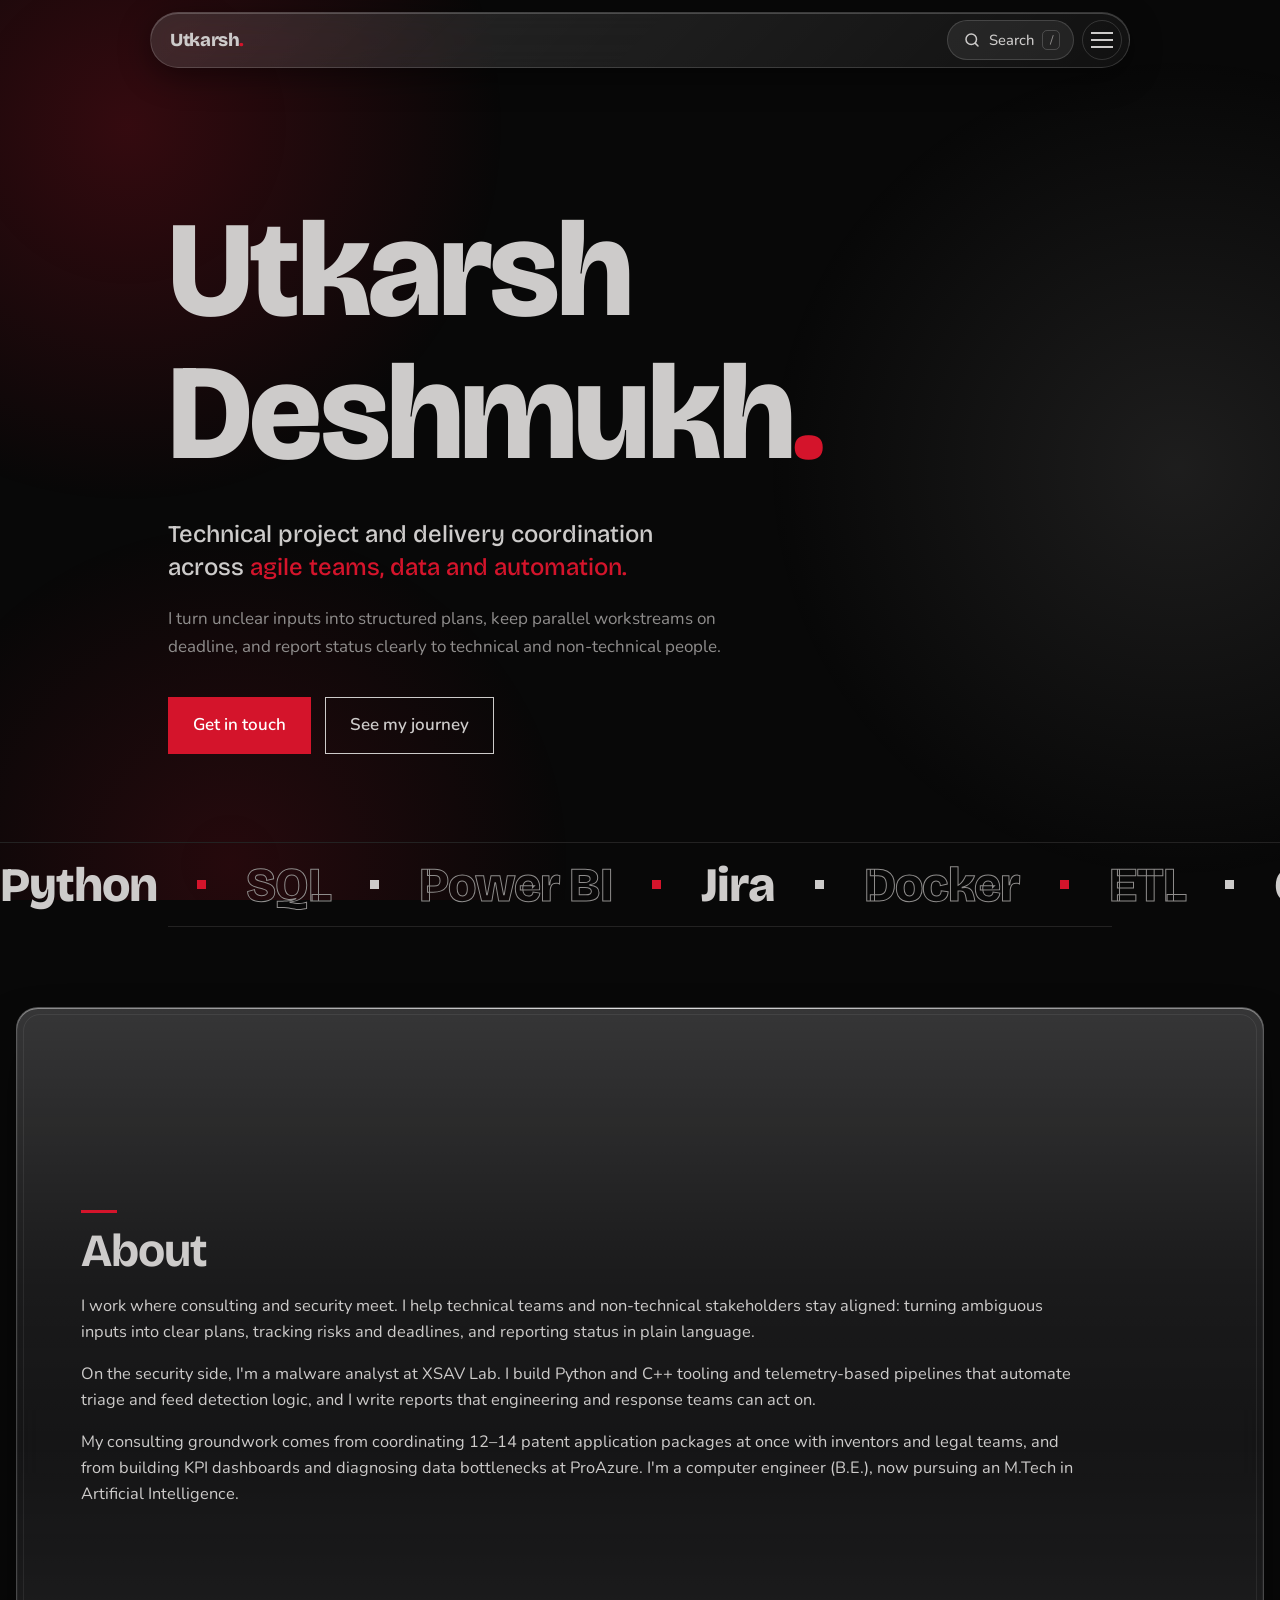
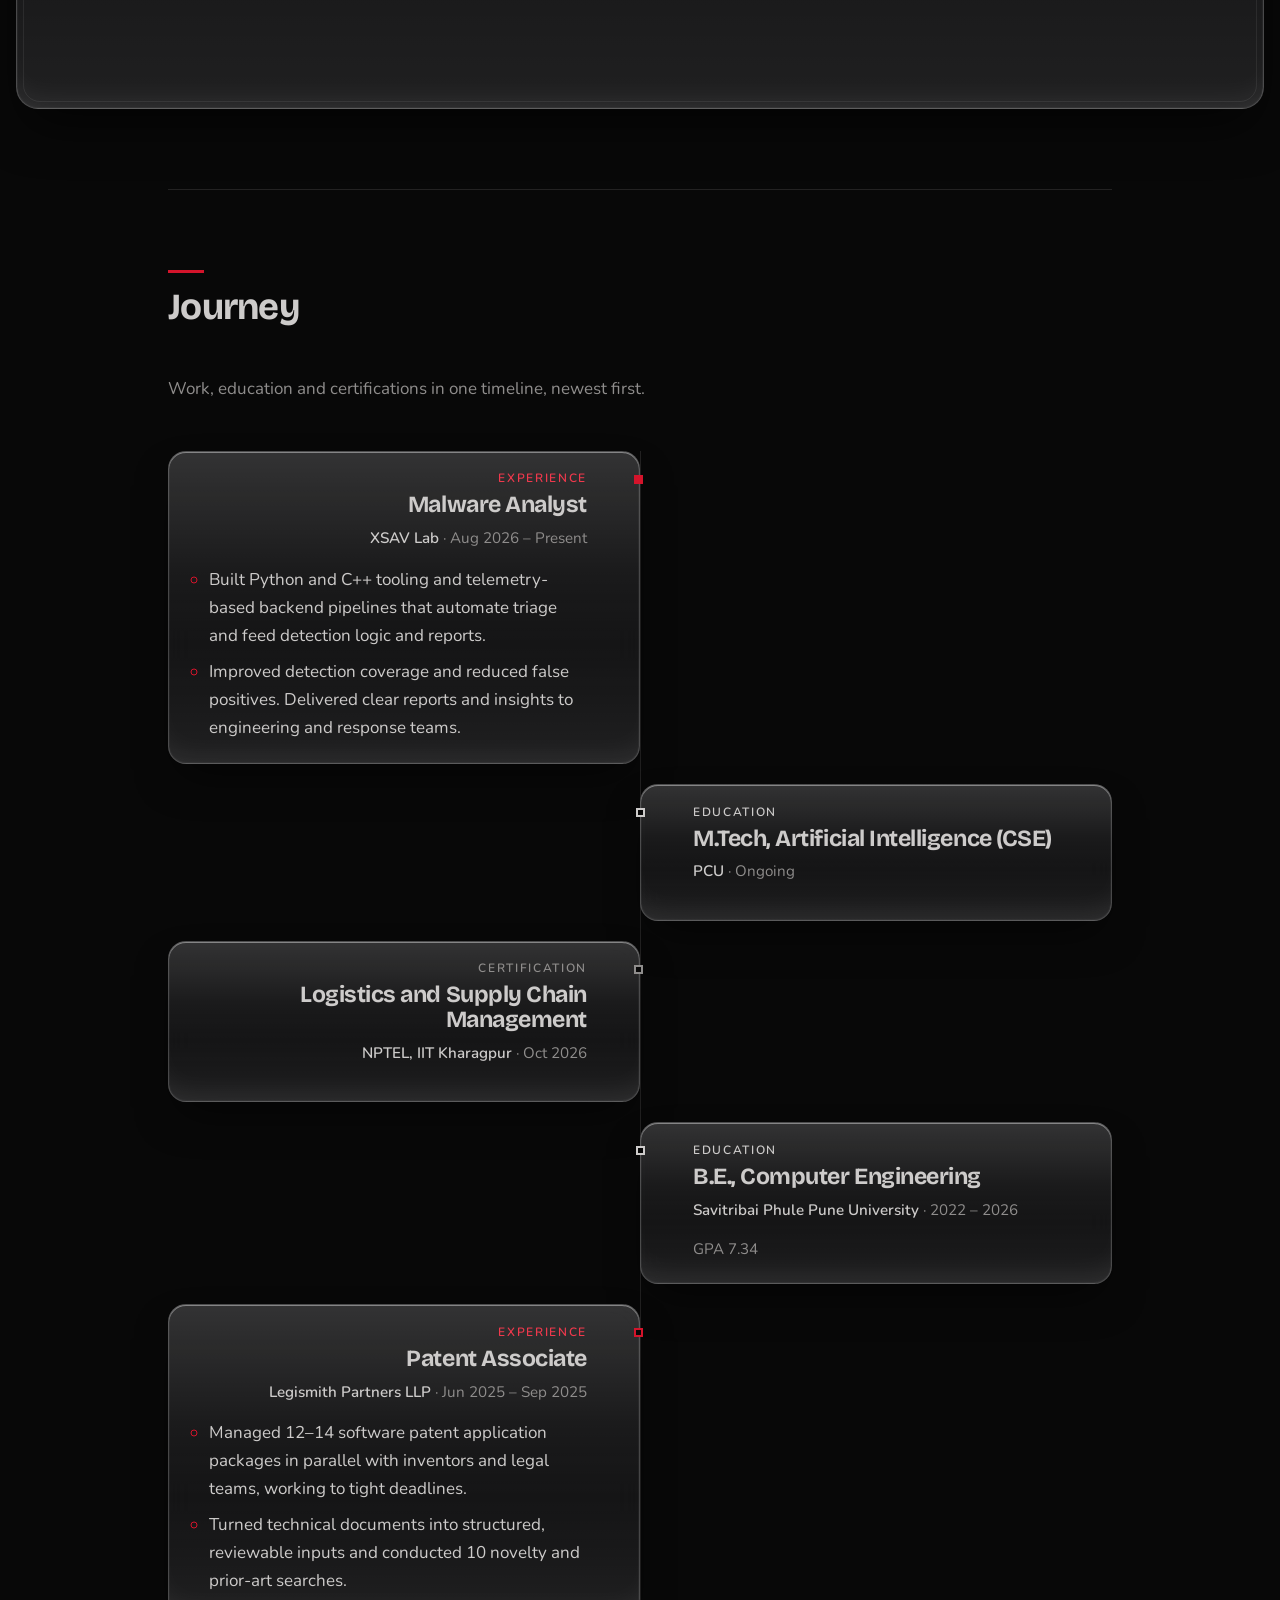
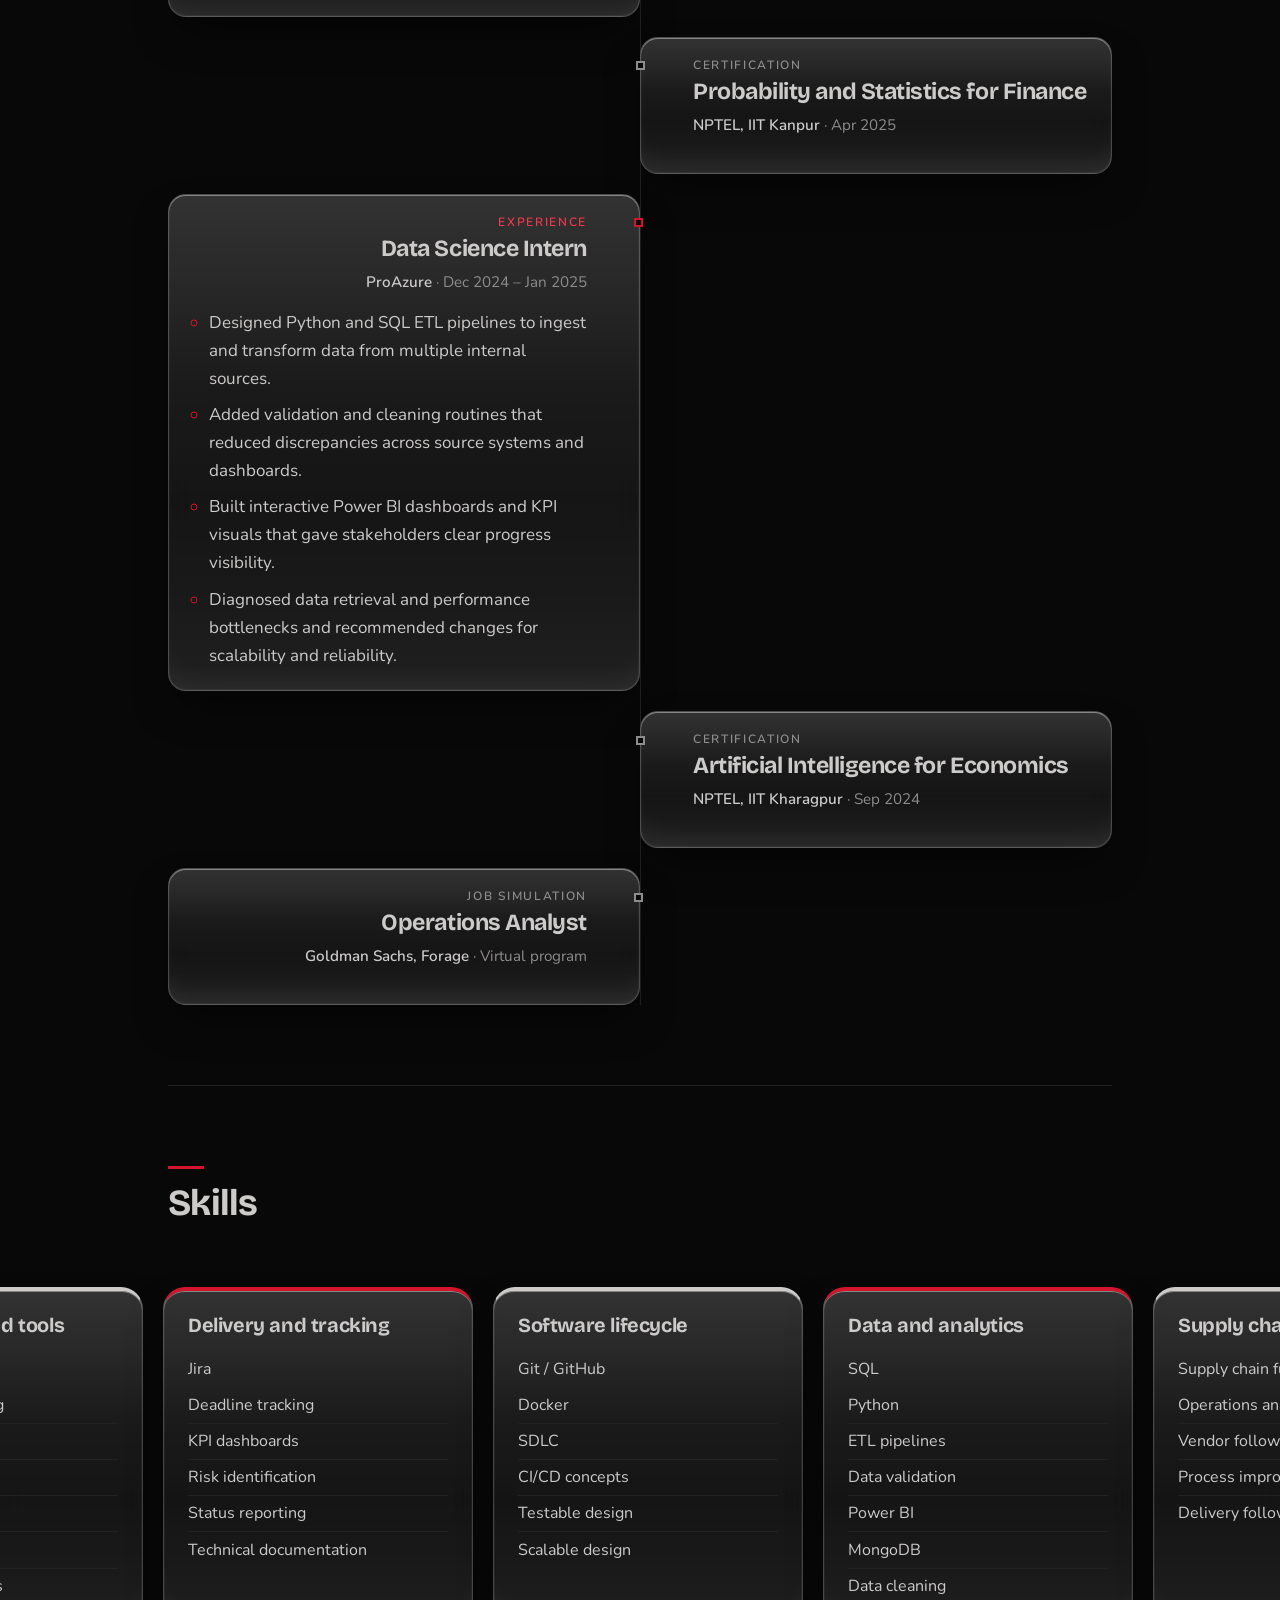
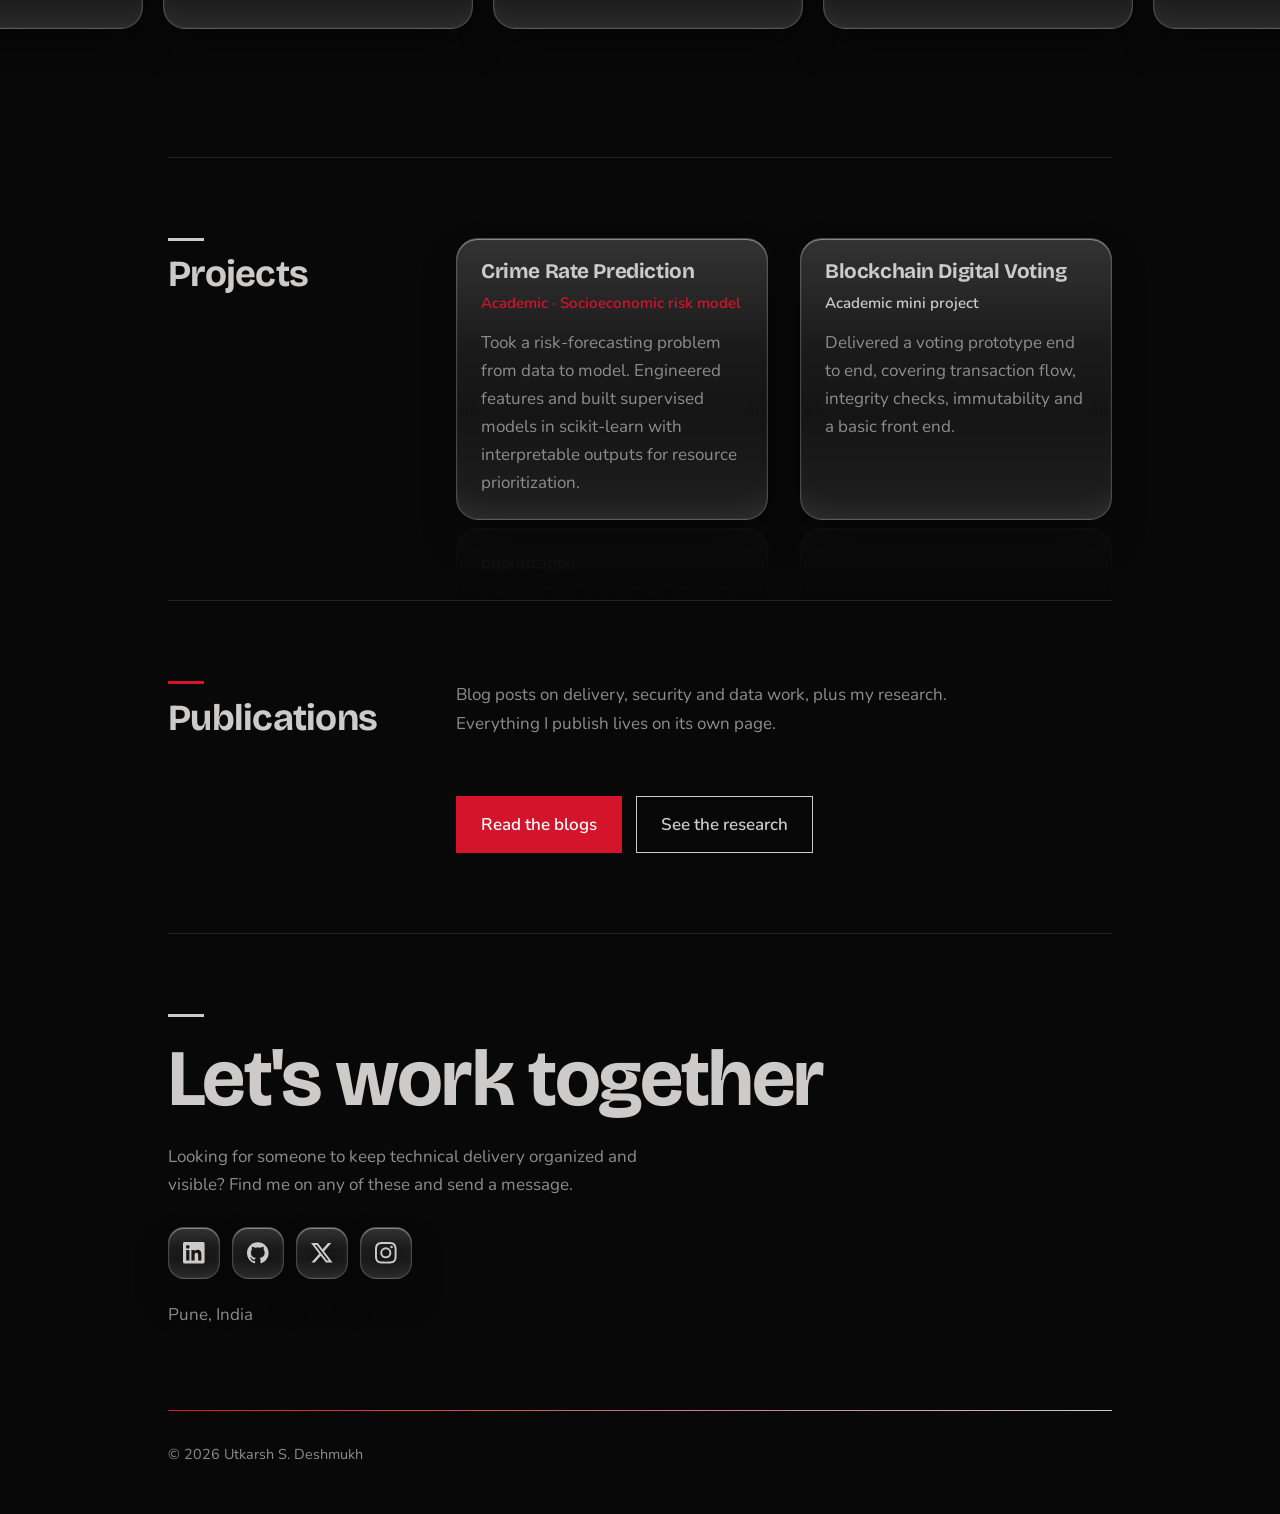
<file: index.html>
<!DOCTYPE html>
<html lang="en">
<head>
<meta charset="utf-8">
<meta name="viewport" content="width=device-width, initial-scale=1, viewport-fit=cover">
<title>Utkarsh Deshmukh – Technical Project & Delivery Coordination</title>
<link rel="preload" as="image" href="cover.webp" type="image/webp">
<link rel="preconnect" href="https://fonts.googleapis.com">
<link rel="stylesheet" href="https://fonts.googleapis.com/css2?family=Bricolage+Grotesque:wght@500;700;800&family=Nunito:wght@400;500;600;700&family=Noto+Serif+Devanagari:wght@500;700&display=swap">
<link rel="stylesheet" href="style.css">
</head>
<body>
<div class="curtain" aria-hidden="true"><p class="q" lang="sa">यथा अदृश्यानि मूलानि वृक्षं धारयन्ति,<br>तथा सुरक्षा दृश्यं सर्वं धारयति।</p><span>Utkarsh Deshmukh<i>.</i></span></div>
<div class="prog" aria-hidden="true"></div>
<div class="wrap">
  <header class="bar">
    <div class="gnav">
      <a class="mark" href="#top">Utkarsh<i>.</i></a>
      <nav id="menu" aria-label="Main"><a href="#about">About</a><a href="#journey">Journey</a><a href="#skills">Skills</a><a href="#work">Projects</a><a href="publications.html">Publications</a><a href="#contact">Contact</a></nav>
      <button class="gs-btn" type="button" aria-label="Search this site" aria-expanded="false" aria-controls="gsearch"><svg viewBox="0 0 24 24" width="18" height="18" fill="none" stroke="currentColor" stroke-width="2" stroke-linecap="round" aria-hidden="true"><circle cx="11" cy="11" r="7"/><path d="m20 20-3.5-3.5"/></svg><span>Search</span><kbd>/</kbd></button>
      <button class="burger" type="button" aria-label="Open menu" aria-expanded="false" aria-controls="menu"><span></span><span></span><span></span></button>
      <div class="gsearch" id="gsearch" role="dialog" aria-label="Search this site" hidden>
        <label class="gs-field"><svg viewBox="0 0 24 24" width="18" height="18" fill="none" stroke="currentColor" stroke-width="2" stroke-linecap="round" aria-hidden="true"><circle cx="11" cy="11" r="7"/><path d="m20 20-3.5-3.5"/></svg><input id="gq" type="search" placeholder="Search skills, projects, experience" autocomplete="off" spellcheck="false" aria-label="Search"></label>
        <div class="gs-res" id="gres"></div>
      </div>
    </div>
  </header>

  <main id="top">
    <div class="hero">
      <h1><span><b>Utkarsh</b></span><span><b>Deshmukh<i>.</i></b></span></h1>
      <p class="role">Technical project and delivery coordination across <em>agile teams, data and automation.</em></p>
      <p class="lead">I turn unclear inputs into structured plans, keep parallel workstreams on deadline, and report status clearly to technical and non-technical people.</p>
      <div class="cta">
        <a class="btn main" href="#contact">Get in touch</a>
        <a class="btn alt" href="#journey">See my journey</a>
      </div>
    </div>

    <div class="marquee" aria-hidden="true">
      <div><span>Python</span><i></i><span>SQL</span><i></i><span>Power BI</span><i></i><span>Jira</span><i></i><span>Docker</span><i></i><span>ETL</span><i></i><span>Git</span><i></i><span>scikit-learn</span><i></i><span>C++</span><i></i><span>MongoDB</span><i></i></div>
      <div><span>Python</span><i></i><span>SQL</span><i></i><span>Power BI</span><i></i><span>Jira</span><i></i><span>Docker</span><i></i><span>ETL</span><i></i><span>Git</span><i></i><span>scikit-learn</span><i></i><span>C++</span><i></i><span>MongoDB</span><i></i></div>
    </div>

    <section id="about">
      <div class="head">
        <div class="about">
          <h2>About</h2>
          <p>I work where consulting and security meet. I help technical teams and non-technical stakeholders stay aligned: turning ambiguous inputs into clear plans, tracking risks and deadlines, and reporting status in plain language.</p>
          <p>On the security side, I'm a malware analyst at XSAV Lab. I build Python and C++ tooling and telemetry-based pipelines that automate triage and feed detection logic, and I write reports that engineering and response teams can act on.</p>
          <p>My consulting groundwork comes from coordinating 12–14 patent application packages at once with inventors and legal teams, and from building KPI dashboards and diagnosing data bottlenecks at ProAzure. I'm a computer engineer (B.E.), now pursuing an M.Tech in Artificial Intelligence.</p>
        </div>
      </div>
    </section>

    <section id="journey">
      <div class="head">
        <h2>Journey</h2>
        <p class="sub">Work, education and certifications in one timeline, newest first.</p>
        <ol class="tl">
          <li data-k="work">
            <span class="kind work">Experience</span>
            <h3>Malware Analyst</h3>
            <p class="when"><b>XSAV Lab</b> · Aug 2026 – Present</p>
            <ul>
              <li>Built Python and C++ tooling and telemetry-based backend pipelines that automate triage and feed detection logic and reports.</li>
              <li>Improved detection coverage and reduced false positives. Delivered clear reports and insights to engineering and response teams.</li>
            </ul>
          </li>
          <li data-k="edu">
            <span class="kind edu">Education</span>
            <h3>M.Tech, Artificial Intelligence (CSE)</h3>
            <p class="when"><b>PCU</b> · Ongoing</p>
          </li>
          <li data-k="cert">
            <span class="kind cert">Certification</span>
            <h3>Logistics and Supply Chain Management</h3>
            <p class="when"><b>NPTEL, IIT Kharagpur</b> · Oct 2026</p>
          </li>
          <li data-k="edu">
            <span class="kind edu">Education</span>
            <h3>B.E., Computer Engineering</h3>
            <p class="when"><b>Savitribai Phule Pune University</b> · 2022 – 2026</p>
            <p class="note">GPA 7.34</p>
          </li>
          <li data-k="work">
            <span class="kind work">Experience</span>
            <h3>Patent Associate</h3>
            <p class="when"><b>Legismith Partners LLP</b> · Jun 2025 – Sep 2025</p>
            <ul>
              <li>Managed 12–14 software patent application packages in parallel with inventors and legal teams, working to tight deadlines.</li>
              <li>Turned technical documents into structured, reviewable inputs and conducted 10 novelty and prior-art searches.</li>
            </ul>
          </li>
          <li data-k="cert">
            <span class="kind cert">Certification</span>
            <h3>Probability and Statistics for Finance</h3>
            <p class="when"><b>NPTEL, IIT Kanpur</b> · Apr 2025</p>
          </li>
          <li data-k="work">
            <span class="kind work">Experience</span>
            <h3>Data Science Intern</h3>
            <p class="when"><b>ProAzure</b> · Dec 2024 – Jan 2025</p>
            <ul>
              <li>Designed Python and SQL ETL pipelines to ingest and transform data from multiple internal sources.</li>
              <li>Added validation and cleaning routines that reduced discrepancies across source systems and dashboards.</li>
              <li>Built interactive Power BI dashboards and KPI visuals that gave stakeholders clear progress visibility.</li>
              <li>Diagnosed data retrieval and performance bottlenecks and recommended changes for scalability and reliability.</li>
            </ul>
          </li>
          <li data-k="cert">
            <span class="kind cert">Certification</span>
            <h3>Artificial Intelligence for Economics</h3>
            <p class="when"><b>NPTEL, IIT Kharagpur</b> · Sep 2024</p>
          </li>
          <li data-k="cert">
            <span class="kind cert">Job simulation</span>
            <h3>Operations Analyst</h3>
            <p class="when"><b>Goldman Sachs, Forage</b> · Virtual program</p>
          </li>
        </ol>
      </div>
    </section>

    <section id="skills">
      <div class="head">
        <h2>Skills</h2>
        <div class="skills">
          <div><h3>Delivery and tracking</h3><div class="chips"><span>Jira</span><span>Deadline tracking</span><span>KPI dashboards</span><span>Risk identification</span><span>Status reporting</span><span>Technical documentation</span></div></div>
          <div><h3>Software lifecycle</h3><div class="chips"><span>Git / GitHub</span><span>Docker</span><span>SDLC</span><span>CI/CD concepts</span><span>Testable design</span><span>Scalable design</span></div></div>
          <div><h3>Data and analytics</h3><div class="chips"><span>SQL</span><span>Python</span><span>ETL pipelines</span><span>Data validation</span><span>Power BI</span><span>MongoDB</span><span>Data cleaning</span></div></div>
          <div><h3>Supply chain and logistics</h3><div class="chips"><span>Supply chain fundamentals</span><span>Operations analysis</span><span>Vendor follow-up</span><span>Process improvement</span><span>Delivery follow-up</span></div></div>
          <div><h3>ML, security and tools</h3><div class="chips"><span>scikit-learn</span><span>Feature engineering</span><span>Supervised models</span><span>Figma</span><span>C++</span><span>Malware analysis</span><span>Telemetry pipelines</span></div></div>
        </div>
      </div>
    </section>

    <section id="work">
      <div class="head">
        <h2>Projects</h2>
        <div class="cols">
          <div class="card">
            <h3>Crime Rate Prediction</h3>
            <span class="tag">Academic · Socioeconomic risk model</span>
            <p>Took a risk-forecasting problem from data to model. Engineered features and built supervised models in scikit-learn with interpretable outputs for resource prioritization.</p>
          </div>
          <div class="card">
            <h3>Blockchain Digital Voting</h3>
            <span class="tag">Academic mini project</span>
            <p>Delivered a voting prototype end to end, covering transaction flow, integrity checks, immutability and a basic front end.</p>
          </div>
        </div>
      </div>
    </section>

    <section id="publications">
      <div class="head">
        <h2>Publications</h2>
        <div class="pubteaser">
          <p>Blog posts on delivery, security and data work, plus my research. Everything I publish lives on its own page.</p>
          <div class="cta">
            <a class="btn main" href="publications.html#blogs">Read the blogs</a>
            <a class="btn alt" href="publications.html#research">See the research</a>
          </div>
        </div>
      </div>
    </section>

    

    <section id="contact" class="contact">
      <h2>Let's work together</h2>
      <p>Looking for someone to keep technical delivery organized and visible? Find me on any of these and send a message.</p>
      <!-- TODO: replace each href with your own profile URL -->
      <div class="social" aria-label="Social links"><a href="https://www.linkedin.com/in/" target="_blank" rel="noopener noreferrer" aria-label="LinkedIn" title="LinkedIn"><svg viewBox="0 0 24 24" aria-hidden="true"><path d="M20.447 20.452h-3.554v-5.569c0-1.328-.027-3.037-1.852-3.037-1.853 0-2.136 1.445-2.136 2.939v5.667H9.351V9h3.414v1.561h.046c.477-.9 1.637-1.85 3.37-1.85 3.601 0 4.267 2.37 4.267 5.455v6.286zM5.337 7.433a2.062 2.062 0 01-2.063-2.065 2.064 2.064 0 112.063 2.065zm1.782 13.019H3.555V9h3.564v11.452zM22.225 0H1.771C.792 0 0 .774 0 1.729v20.542C0 23.227.792 24 1.771 24h20.451C23.2 24 24 23.227 24 22.271V1.729C24 .774 23.2 0 22.222 0h.003z"/></svg></a><a href="https://github.com/" target="_blank" rel="noopener noreferrer" aria-label="GitHub" title="GitHub"><svg viewBox="0 0 24 24" aria-hidden="true"><path d="M12 .297c-6.63 0-12 5.373-12 12 0 5.303 3.438 9.8 8.205 11.385.6.113.82-.258.82-.577 0-.285-.01-1.04-.015-2.04-3.338.724-4.042-1.61-4.042-1.61C4.422 18.07 3.633 17.7 3.633 17.7c-1.087-.744.084-.729.084-.729 1.205.084 1.838 1.236 1.838 1.236 1.07 1.835 2.809 1.305 3.495.998.108-.776.417-1.305.76-1.605-2.665-.3-5.466-1.332-5.466-5.93 0-1.31.465-2.38 1.235-3.22-.135-.303-.54-1.523.105-3.176 0 0 1.005-.322 3.3 1.23.96-.267 1.98-.399 3-.405 1.02.006 2.04.138 3 .405 2.28-1.552 3.285-1.23 3.285-1.23.645 1.653.24 2.873.12 3.176.765.84 1.23 1.91 1.23 3.22 0 4.61-2.805 5.625-5.475 5.92.42.36.81 1.096.81 2.22 0 1.606-.015 2.896-.015 3.286 0 .315.21.69.825.57C20.565 22.092 24 17.592 24 12.297c0-6.627-5.373-12-12-12"/></svg></a><a href="https://x.com/" target="_blank" rel="noopener noreferrer" aria-label="X" title="X"><svg viewBox="0 0 24 24" aria-hidden="true"><path d="M18.901 1.153h3.68l-8.04 9.19L24 22.846h-7.406l-5.8-7.584-6.638 7.584H.474l8.6-9.83L0 1.154h7.594l5.243 6.932 6.064-6.932zm-1.29 19.494h2.039L6.486 3.24H4.298l13.313 17.407z"/></svg></a><a href="https://www.instagram.com/" target="_blank" rel="noopener noreferrer" aria-label="Instagram" title="Instagram"><svg viewBox="0 0 24 24" aria-hidden="true"><path d="M12 2.163c3.204 0 3.584.012 4.85.07 3.252.148 4.771 1.691 4.919 4.919.058 1.265.069 1.645.069 4.849 0 3.205-.012 3.584-.069 4.849-.149 3.225-1.664 4.771-4.919 4.919-1.266.058-1.644.07-4.85.07-3.204 0-3.584-.012-4.849-.07-3.26-.149-4.771-1.699-4.919-4.92-.058-1.265-.07-1.644-.07-4.849 0-3.204.013-3.583.07-4.849.149-3.227 1.664-4.771 4.919-4.919 1.266-.057 1.645-.069 4.849-.069zM12 0C8.741 0 8.333.014 7.053.072 2.695.272.273 2.69.073 7.052.014 8.333 0 8.741 0 12c0 3.259.014 3.668.072 4.948.2 4.358 2.618 6.78 6.98 6.98C8.333 23.986 8.741 24 12 24c3.259 0 3.668-.014 4.948-.072 4.354-.2 6.782-2.618 6.979-6.98.059-1.28.073-1.689.073-4.948 0-3.259-.014-3.667-.072-4.947-.196-4.354-2.617-6.78-6.979-6.98C15.668.014 15.259 0 12 0zm0 5.838a6.162 6.162 0 100 12.324 6.162 6.162 0 000-12.324zM12 16a4 4 0 110-8 4 4 0 010 8zm6.406-11.845a1.44 1.44 0 100 2.881 1.44 1.44 0 000-2.881z"/></svg></a></div>
      <p>Pune, India</p>
    </section>
  </main>

  <footer>© 2026 Utkarsh S. Deshmukh</footer>
</div>
<script src="script.js"></script>
</body>
</html>
</file>
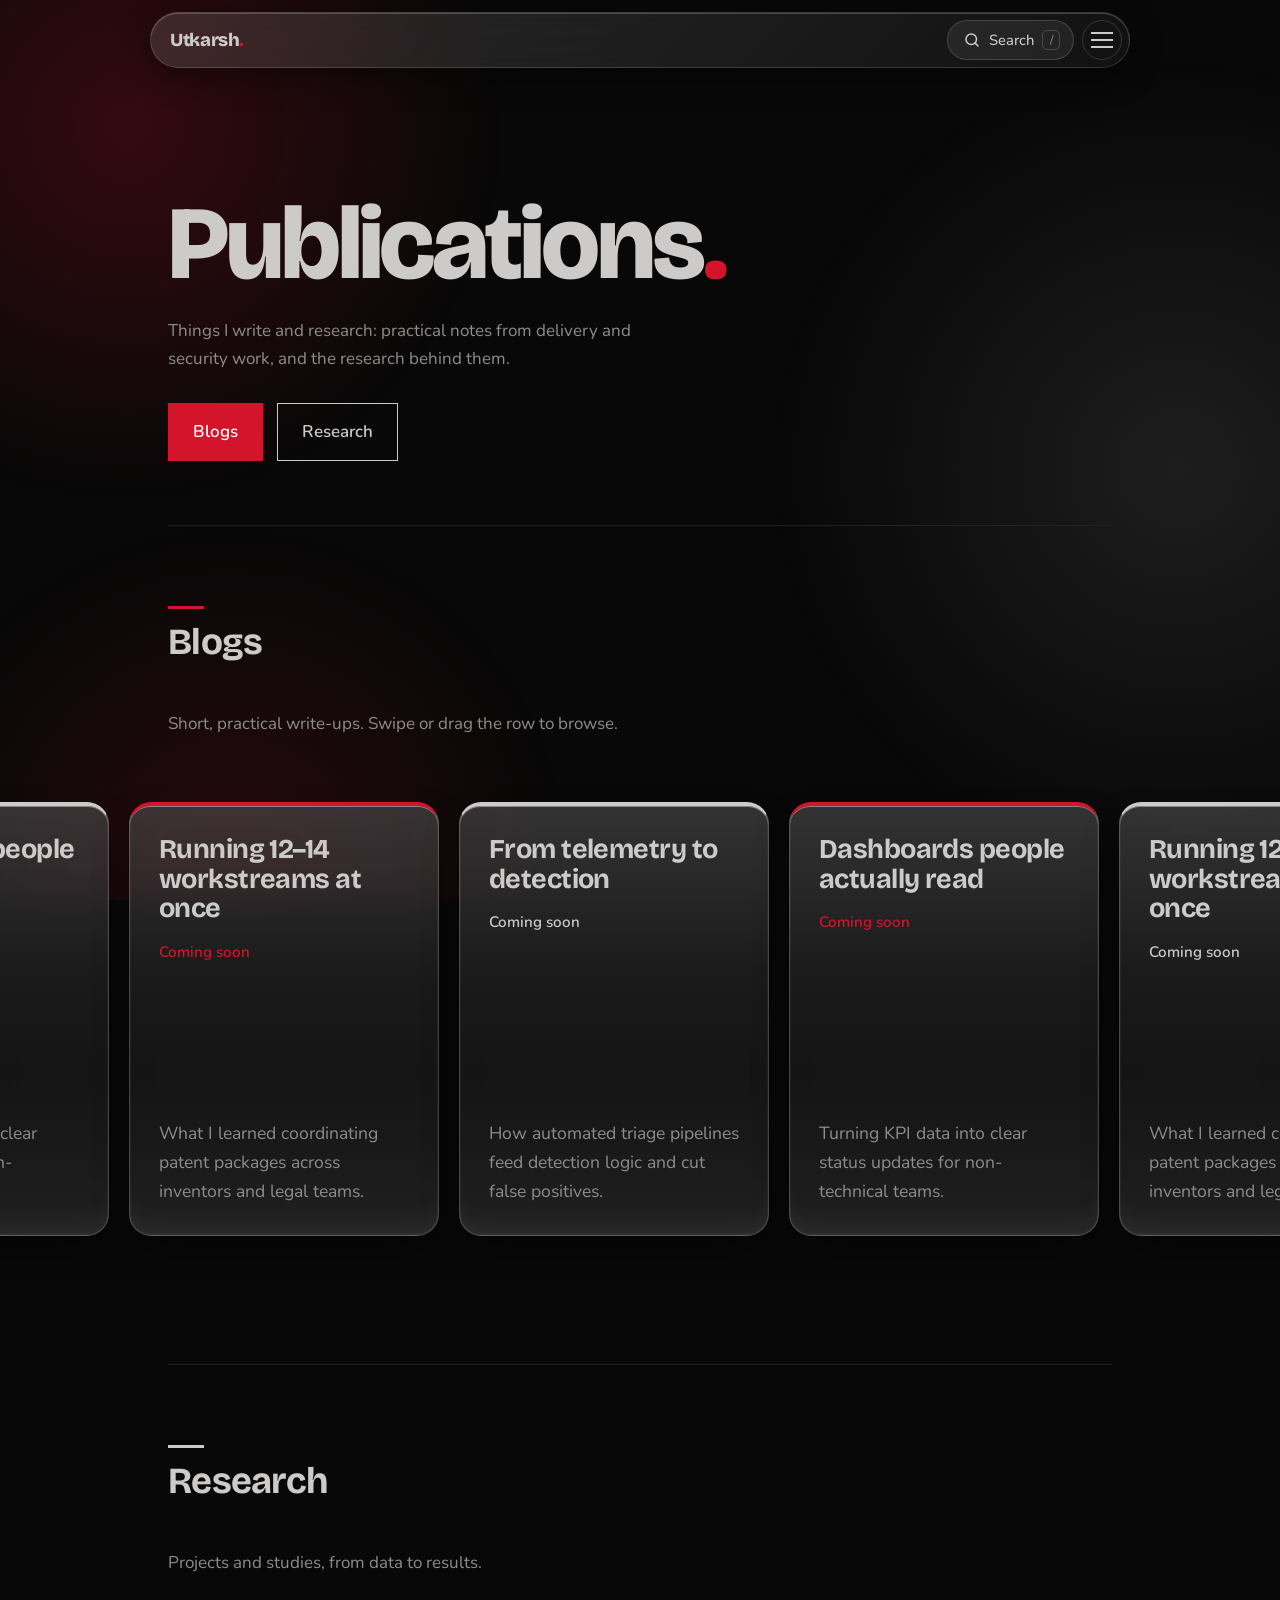
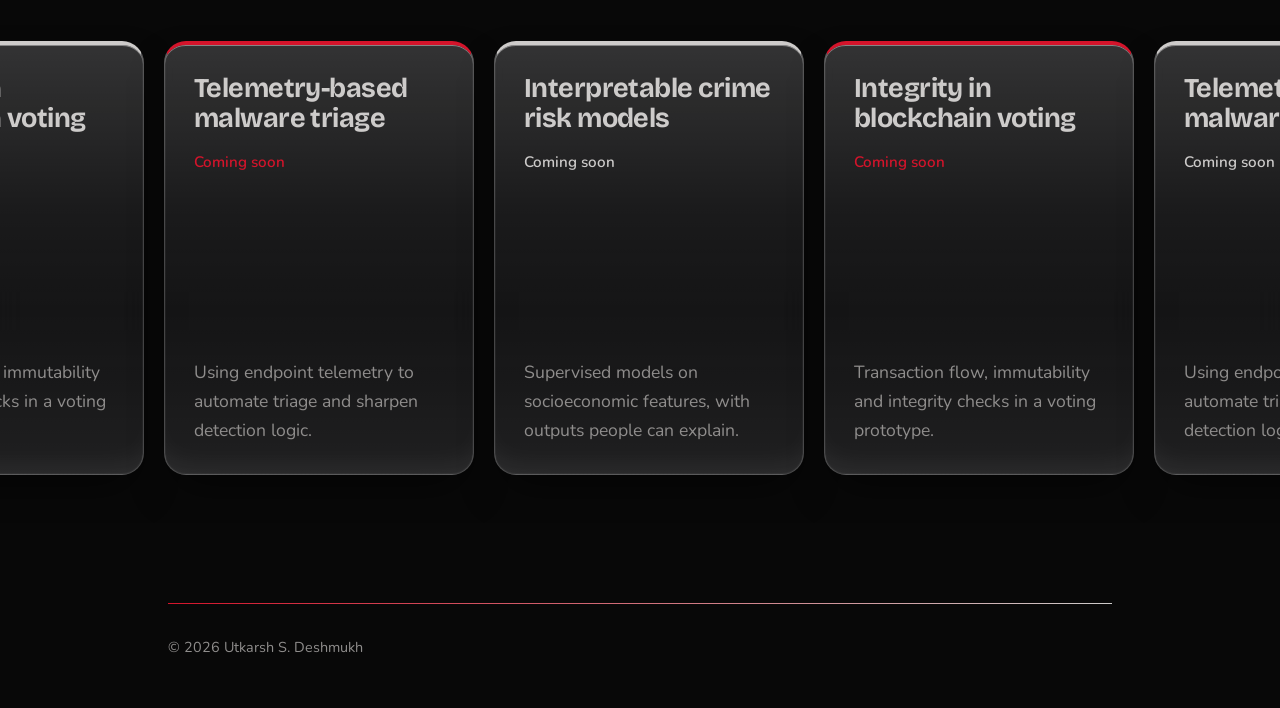
<file: publications.html>
<!DOCTYPE html>
<html lang="en">
<head>
<meta charset="utf-8">
<meta name="viewport" content="width=device-width, initial-scale=1, viewport-fit=cover">
<title>Publications – Utkarsh Deshmukh</title>
<link rel="preconnect" href="https://fonts.googleapis.com">
<link rel="stylesheet" href="https://fonts.googleapis.com/css2?family=Bricolage+Grotesque:wght@500;700;800&family=Nunito:wght@400;500;600;700&family=Noto+Serif+Devanagari:wght@500;700&display=swap">
<link rel="stylesheet" href="style.css">
</head>
<body>
<div class="prog" aria-hidden="true"></div>
<div class="wrap">
  <header class="bar">
    <div class="gnav">
      <a class="mark" href="index.html">Utkarsh<i>.</i></a>
      <nav id="menu" aria-label="Main"><a href="index.html">Home</a><a href="index.html#about">About</a><a href="index.html#journey">Journey</a><a href="index.html#skills">Skills</a><a href="index.html#work">Projects</a><a class="on" href="publications.html" aria-current="page">Publications</a><a href="index.html#contact">Contact</a></nav>
      <button class="gs-btn" type="button" aria-label="Search this site" aria-expanded="false" aria-controls="gsearch"><svg viewBox="0 0 24 24" width="18" height="18" fill="none" stroke="currentColor" stroke-width="2" stroke-linecap="round" aria-hidden="true"><circle cx="11" cy="11" r="7"/><path d="m20 20-3.5-3.5"/></svg><span>Search</span><kbd>/</kbd></button>
      <button class="burger" type="button" aria-label="Open menu" aria-expanded="false" aria-controls="menu"><span></span><span></span><span></span></button>
      <div class="gsearch" id="gsearch" role="dialog" aria-label="Search this site" hidden>
        <label class="gs-field"><svg viewBox="0 0 24 24" width="18" height="18" fill="none" stroke="currentColor" stroke-width="2" stroke-linecap="round" aria-hidden="true"><circle cx="11" cy="11" r="7"/><path d="m20 20-3.5-3.5"/></svg><input id="gq" type="search" placeholder="Search skills, projects, experience" autocomplete="off" spellcheck="false" aria-label="Search"></label>
        <div class="gs-res" id="gres"></div>
      </div>
    </div>
  </header>

  <main id="top">
    <div class="pub-hero">
      <h1>Publications<i>.</i></h1>
      <p>Things I write and research: practical notes from delivery and security work, and the research behind them.</p>
      <div class="pub-chips">
        <a class="btn main" href="#blogs">Blogs</a>
        <a class="btn alt" href="#research">Research</a>
      </div>
    </div>

    <section id="blogs">
      <div class="head">
        <h2>Blogs</h2>
        <p class="pub-note">Short, practical write-ups. Swipe or drag the row to browse.</p>
        <div class="posts">
          <div class="card">
            <h3>Running 12–14 workstreams at once</h3>
            <span class="tag">Coming soon</span>
            <p>What I learned coordinating patent packages across inventors and legal teams.</p>
          </div>
          <div class="card">
            <h3>From telemetry to detection</h3>
            <span class="tag">Coming soon</span>
            <p>How automated triage pipelines feed detection logic and cut false positives.</p>
          </div>
          <div class="card">
            <h3>Dashboards people actually read</h3>
            <span class="tag">Coming soon</span>
            <p>Turning KPI data into clear status updates for non-technical teams.</p>
          </div>
        </div>
      </div>
    </section>

    <section id="research">
      <div class="head">
        <h2>Research</h2>
        <p class="pub-note">Projects and studies, from data to results.</p>
        <!-- TODO: replace these placeholder cards with your own research titles, tags and summaries -->
        <div class="posts">
          <div class="card">
            <h3>Telemetry-based malware triage</h3>
            <span class="tag">Coming soon</span>
            <p>Using endpoint telemetry to automate triage and sharpen detection logic.</p>
          </div>
          <div class="card">
            <h3>Interpretable crime risk models</h3>
            <span class="tag">Coming soon</span>
            <p>Supervised models on socioeconomic features, with outputs people can explain.</p>
          </div>
          <div class="card">
            <h3>Integrity in blockchain voting</h3>
            <span class="tag">Coming soon</span>
            <p>Transaction flow, immutability and integrity checks in a voting prototype.</p>
          </div>
        </div>
      </div>
    </section>
  </main>

  <footer>© 2026 Utkarsh S. Deshmukh</footer>
</div>
<script src="script.js"></script>
</body>
</html>
</file>
<file: style.css>
:root{
  --bg:#080808; --silver:#CDCBCA; --red:#D4142B;
  --silver-dim:#8f8d8c; --line:#232222; --panel:#0f0f0f;
  --display:"Bricolage Grotesque","Helvetica Neue",Arial,sans-serif;
  --body:"Nunito","Helvetica Neue",Arial,sans-serif;
  box-sizing:border-box; color-scheme:dark;
  padding-top:env(safe-area-inset-top,0px); padding-bottom:env(safe-area-inset-bottom,0px);
}
html{scroll-padding-top:env(safe-area-inset-top,0px)}
*,*::before,*::after{box-sizing:inherit}
body{margin:0;overflow-x:clip;background:var(--bg);color:var(--silver);font:400 1.0625rem/1.65 var(--body);-webkit-font-smoothing:antialiased}
a{color:inherit}
:focus-visible{outline:2px solid var(--red);outline-offset:3px}
.wrap{max-width:1040px;margin:0 auto;padding:0 clamp(1.25rem,5vw,3rem)}
h1,h2,h3{font-family:var(--display);margin:0;line-height:1.05;letter-spacing:-.02em}

/* top bar */
.bar{display:flex;justify-content:space-between;align-items:center;padding:1.5rem 0;font-weight:500}
.bar nav{display:flex;gap:1.5rem;flex-wrap:wrap}
.bar a{text-decoration:none;color:var(--silver-dim);transition:color .2s}
.bar a:hover{color:var(--silver)}
.mark{font-family:var(--display);font-weight:800;color:var(--silver)!important;letter-spacing:-.02em}
.mark i{font-style:normal;color:var(--red)}

/* hero */
.hero{padding:clamp(3.5rem,10vw,7.5rem) 0 clamp(3rem,7vw,5.5rem)}
.hero h1{font-size:clamp(3.4rem,11.5vw,8.5rem);font-weight:800;color:var(--silver)}
.hero h1 span{display:block;overflow:hidden}
.hero h1 b{display:block;font-weight:inherit;animation:rise 1s cubic-bezier(.2,.8,.2,1) 1.75s both}
.hero h1 span:nth-child(2) b{animation-delay:1.89s}
.hero h1 i{font-style:normal;color:var(--red)}
@keyframes rise{from{transform:translateY(105%)}to{transform:none}}
.role{margin:2rem 0 0;font:500 clamp(1.15rem,2.4vw,1.5rem)/1.4 var(--display);max-width:34ch}
.role em{font-style:normal;color:var(--red)}
.lead{margin:1.25rem 0 0;max-width:58ch;color:var(--silver-dim)}
.cta{display:flex;flex-wrap:wrap;gap:.9rem;margin-top:2.25rem}
.btn{display:inline-block;padding:.85rem 1.5rem;border:1px solid var(--silver);text-decoration:none;font-weight:600;transition:background .2s,color .2s,border-color .2s}
.btn.main{background:var(--red);border-color:var(--red);color:#fff}
.btn.main:hover{background:#ef1f39;border-color:#ef1f39}
.btn.alt:hover{background:var(--silver);color:var(--bg)}

/* sections */
section{padding:clamp(3rem,7vw,5rem) 0;border-top:1px solid var(--line)}
.head{display:grid;grid-template-columns:minmax(0,1fr);gap:1.5rem}
@media(min-width:820px){.head{grid-template-columns:240px minmax(0,1fr);gap:3rem}}
h2{font-size:clamp(1.7rem,3.4vw,2.3rem);font-weight:700;color:var(--silver);position:relative;padding-top:1.1rem}
h2::before{content:"";position:absolute;top:0;left:0;width:2.25rem;height:3px;background:var(--red)}
.sub{color:var(--silver-dim)}
.about p{margin:0 0 1.1rem;max-width:62ch}
.facts{display:grid;gap:1px;background:var(--line);border:1px solid var(--line);margin-top:2rem}
@media(min-width:600px){.facts{grid-template-columns:repeat(3,1fr)}}
.facts div{background:var(--panel);padding:1.1rem 1.25rem}
.facts strong{display:block;font:700 1.05rem var(--display);color:var(--silver)}
.facts span{color:var(--silver-dim);font-size:.95rem}

/* timeline */
.tl{list-style:none;margin:0;padding:0 0 0 1.75rem;border-left:1px solid var(--line)}
.tl li{position:relative;padding-bottom:2.6rem}
.tl li:last-child{padding-bottom:0}
.tl li::before{content:"";position:absolute;left:calc(-1.75rem - 5px);top:.55rem;width:9px;height:9px;background:var(--bg);border:2px solid var(--silver-dim)}
.tl li:first-child::before{background:var(--red);border-color:var(--red)}
.tl h3{font-size:1.45rem;font-weight:700;color:var(--silver)}
.when{margin:.3rem 0 .9rem;color:var(--silver-dim);font-size:.95rem}
.when b{color:var(--silver);font-weight:600}
.tl ul{margin:0;padding-left:1.1rem;max-width:64ch}
.tl ul li{padding:0 0 .5rem;position:static}
.tl ul li::before{display:none}
.tl ul li::marker{color:var(--red)}

/* skills */
.skills{display:flex;flex-direction:column;gap:2.5rem}
.skills>div{position:sticky;top:calc(1.5rem + var(--i,0)*1.1rem + env(safe-area-inset-top,0px));width:min(100%,380px);aspect-ratio:5/7;margin-inline:auto;display:flex;flex-direction:column;background:var(--panel);border:1px solid #2a2a2a;border-top:4px solid var(--red);padding:1.8rem;transform-origin:top center;will-change:transform}
.skills>div:nth-child(even){border-top-color:var(--silver)}
.skills h3{font-size:1.1rem;margin-bottom:.9rem;color:var(--silver)}
.chips{display:flex;flex-wrap:wrap;gap:.45rem}
.chips span{border:1px solid #333;padding:.2rem .65rem;font-size:.9rem;transition:border-color .2s,color .2s}
.chips span:hover{border-color:var(--red);color:#fff}

/* projects, edu */
.cols{display:grid;gap:2rem}
@media(min-width:700px){.cols{grid-template-columns:1fr 1fr}}
.card h3{font-size:1.3rem;color:var(--silver)}
.card .tag{display:inline-block;margin:.5rem 0 .8rem;color:var(--red);font-weight:600;font-size:.95rem}
.card p{margin:0;color:var(--silver-dim)}
.list{list-style:none;margin:0;padding:0}
.list li{padding:.85rem 0;border-bottom:1px solid var(--line);display:flex;justify-content:space-between;gap:1rem;flex-wrap:wrap}
.list li:first-child{padding-top:0}
.list small{color:var(--silver-dim);font-size:.92rem}

/* contact */
.contact{text-align:left}
.contact h2{font-size:clamp(2.4rem,7vw,5rem);padding-top:1.4rem;max-width:14ch}
.contact p{max-width:50ch;color:var(--silver-dim);margin:1.4rem 0 0}
.mail{display:inline-block;margin-top:1.75rem;font:700 clamp(1.1rem,3.2vw,1.9rem) var(--display);text-decoration:none;border-bottom:3px solid var(--red);padding-bottom:.2rem;word-break:break-all}
.mail:hover{color:#fff}
.social{display:flex;gap:.75rem;margin-top:1.75rem}
.social a{display:grid;place-items:center;width:3.25rem;height:3.25rem;border:1px solid var(--line);color:var(--silver);transition:border-color .2s,background .2s,color .2s,transform .3s cubic-bezier(.2,.8,.2,1)}
.social a:hover{border-color:var(--red);background:var(--red);color:#fff;transform:translateY(-3px)}
.social svg{width:1.35rem;height:1.35rem;fill:currentColor}
footer{padding:2rem 0 3rem;color:var(--silver-dim);font-size:.9rem;border-top:1px solid var(--line)}
/* motion */
.curtain{position:fixed;inset:0;z-index:100;background:var(--bg);display:grid;place-items:center;animation:lift .95s cubic-bezier(.77,0,.18,1) 1.6s forwards}
.curtain::after{content:"";position:absolute;left:0;right:0;bottom:0;height:6px;background:var(--red);transform-origin:left;animation:fill 1.5s cubic-bezier(.77,0,.18,1) both}
.curtain span{font:800 clamp(2rem,6vw,3.5rem) var(--display);letter-spacing:-.02em;animation:fade .7s ease .45s both}
.curtain i{font-style:normal;color:var(--red)}
@keyframes lift{to{transform:translateY(-100%);visibility:hidden}}
@keyframes fill{from{transform:scaleX(0)}}
@keyframes fade{from{opacity:0;transform:translateY(14px)}}
.hero .role,.hero .lead,.hero .cta{animation:fade .9s cubic-bezier(.2,.8,.2,1) both}
.hero .role{animation-delay:2.25s}.hero .lead{animation-delay:2.35s}.hero .cta{animation-delay:2.45s}
.hero h1{transform:translateY(calc(var(--sy,0)*-.1px));will-change:transform}
.prog{position:fixed;top:env(safe-area-inset-top,0px);left:0;width:100%;height:3px;background:var(--red);transform:scaleX(var(--sp,0));transform-origin:left;z-index:50}
.bar a.on{color:var(--silver);box-shadow:0 2px 0 var(--red)}
.marquee{margin:0 calc(50% - 50vw);overflow:hidden;border-top:1px solid var(--line);padding:1.1rem 0;display:flex}
.marquee div{display:flex;flex:none;gap:2.5rem;padding-right:2.5rem;animation:slide 34s linear infinite;font:800 clamp(1.8rem,4.5vw,3rem)/1 var(--display);letter-spacing:-.02em;white-space:nowrap}
.marquee span{color:transparent;-webkit-text-stroke:1px var(--silver-dim)}
.marquee span:nth-child(3n+1){color:var(--silver);-webkit-text-stroke:0}
.marquee i{width:.55rem;height:.55rem;background:var(--red);align-self:center;flex:none}
.marquee:hover div{animation-play-state:paused}
@keyframes slide{to{transform:translateX(-100%)}}
.tl{position:relative}
.tl::after{content:"";position:absolute;left:-1px;top:0;width:2px;height:calc(var(--p,0)*100%);background:var(--red)}
.card{position:relative;border-top:1px solid var(--line);padding-top:1.4rem}
.card::before{content:"";position:absolute;top:-1px;left:0;width:100%;height:2px;background:var(--red);transform:scaleX(0);transform-origin:left;transition:transform .6s cubic-bezier(.77,0,.18,1)}
.card:hover::before{transform:scaleX(1)}
.js .rv{opacity:0;transform:translateY(24px);transition:opacity .6s cubic-bezier(.2,.8,.2,1),transform .6s cubic-bezier(.2,.8,.2,1);transition-delay:var(--d,0s)}
.js .rv.in{opacity:1;transform:none}
.js h2.rv{transform:none;clip-path:inset(0 100% 0 0);transition:clip-path .7s cubic-bezier(.77,0,.18,1),opacity .3s}
.js h2.rv.in{clip-path:inset(0 0 0 0)}
/* experience: wipe */
#journey h2::before{background:var(--red)}
.tl::after{background:var(--red)}
.tl>li::before{border-color:var(--red)}
.tl>li:first-child::before{background:var(--red);border-color:var(--red)}
.tl ul li::marker{color:var(--red)}
.js .tl>li.rv{opacity:1;transform:none;transition:none}
.tl>li::after{content:"";position:absolute;left:0;right:0;top:0;bottom:2.6rem;background:var(--red);transform:scaleX(0);transform-origin:left;pointer-events:none;z-index:2}
.tl>li:last-child::after{bottom:0}
.js .tl>li>*{opacity:0}
.tl>li.in::after{animation:wipe .7s cubic-bezier(.77,0,.18,1) var(--d,0s) both}
.tl>li.in>*{animation:show .7s linear var(--d,0s) both}
@keyframes wipe{0%{transform:scaleX(0);transform-origin:left}50%{transform:scaleX(1);transform-origin:left}50.01%{transform:scaleX(1);transform-origin:right}100%{transform:scaleX(0);transform-origin:right}}
@keyframes show{0%,49%{opacity:0}50%,100%{opacity:1}}
.tl>li h3{display:inline-block;background:linear-gradient(var(--red),var(--red)) 0 100%/0 3px no-repeat;padding-bottom:.2rem;transition:background-size .5s cubic-bezier(.77,0,.18,1),transform .5s cubic-bezier(.2,.8,.2,1)}
.tl>li:hover h3{background-size:100% 3px;transform:translateX(10px)}
/* accents */
::selection{background:var(--red);color:#fff}
section:nth-of-type(even) h2::before{background:var(--silver)}
.prog,.curtain::after{background:linear-gradient(90deg,var(--red),var(--silver))}
.bar a.on{box-shadow:0 2px 0 var(--red)}
.btn.alt:hover{background:var(--silver);border-color:var(--silver);color:var(--bg)}
.chips span:hover{border-color:var(--red)}
.marquee i:nth-of-type(even){background:var(--silver)}
.card:nth-child(even)::before{background:var(--silver)}
.card:nth-child(even) .tag{color:var(--silver)}
.mail{border-bottom-color:var(--red)}
footer{border-width:1px 0 0;border-image:linear-gradient(90deg,var(--red),var(--silver)) 1}
.skills>div h3{font-size:1.7rem;margin:0}
.skills .chips{margin-top:auto}
/* alternating experience timeline */
#journey .head{grid-template-columns:minmax(0,1fr)}
@media(min-width:820px){
#journey .tl{padding:0;border-left:0}
#journey .tl::before{content:"";position:absolute;left:50%;top:0;bottom:0;width:1px;background:var(--line)}
#journey .tl::after{left:50%;margin-left:-1px}
#journey .tl>li{width:50%}
#journey .tl>li:nth-child(odd){padding-right:3.25rem;text-align:right}
#journey .tl>li:nth-child(even){margin-left:50%;padding-left:3.25rem}
#journey .tl>li:nth-child(odd)::before{left:auto;right:-4px}
#journey .tl>li:nth-child(even)::before{left:-5px}
#journey .tl>li:nth-child(odd)::after{right:3.25rem}
#journey .tl>li:nth-child(even)::after{left:3.25rem}
#journey .tl>li:nth-child(odd) ul{margin-left:auto;text-align:left}
#journey .tl>li:nth-child(odd):hover h3{transform:translateX(-10px)}
}
.skills .chips{flex:1;flex-direction:column;flex-wrap:nowrap;gap:0;margin-top:1.1rem;justify-content:space-between}
.skills .chips span{border:0;border-bottom:1px solid var(--line);padding:.5rem 0;font-size:1rem;line-height:1.3}
.skills .chips span:last-child{border-bottom:0}
.skills .chips span:hover{border-bottom-color:var(--red);color:#fff}
.posts{display:flex;flex-direction:column;gap:2.5rem}
.posts>.card{position:sticky;top:calc(1.5rem + var(--i,0)*1.1rem + env(safe-area-inset-top,0px));width:min(100%,380px);aspect-ratio:5/7;margin-inline:auto;display:flex;flex-direction:column;background:var(--panel);border:1px solid #2a2a2a;border-top:4px solid var(--red);padding:1.8rem;transform-origin:top center;will-change:transform}
.posts>.card:nth-child(even){border-top-color:var(--silver)}
.posts>.card::before{display:none}
.posts .card h3{font-size:1.7rem;line-height:1.1}
.posts .card .tag{margin-top:1rem}
.posts .card p{margin-top:auto;font-size:1.1rem}
/* skills: scannable grid */
.skills{display:grid;grid-template-columns:repeat(auto-fit,minmax(220px,1fr));gap:1rem}
.skills>div{position:static;top:auto;width:auto;aspect-ratio:auto;margin:0;padding:1.5rem;will-change:auto}
.skills>div h3{font-size:1.25rem}
.skills .chips{flex:none;justify-content:flex-start;margin-top:1rem}
.skills .chips span{padding:.45rem 0}
/* journey: mixed timeline */
.sub{margin:0}
.kind{display:block;margin:0 0 .5rem;font:600 .75rem/1 var(--body);letter-spacing:.14em;text-transform:uppercase}
.kind.work{color:#F0394D}.kind.edu{color:var(--silver)}.kind.cert{color:var(--silver-dim)}
.tl>li[data-k="edu"]::before{border-color:var(--silver)}
.tl>li[data-k="cert"]::before{border-color:var(--silver-dim)}
.tl .note{margin:0;color:var(--silver-dim);font-size:.95rem}
/* menu */
.curtain span{text-align:center;padding:0 1.25rem;font-size:clamp(1.75rem,6vw,3.5rem)}
.bar{padding:0;height:5rem}
.mark{white-space:nowrap;font-size:1.15rem}
.burger{position:fixed;z-index:60;top:calc(1rem + env(safe-area-inset-top,0px));right:max(clamp(1.25rem,5vw,3rem),calc((100vw - 1040px)/2 + clamp(1.25rem,5vw,3rem)));width:3rem;height:3rem;display:flex;flex-direction:column;align-items:center;justify-content:center;gap:5px;padding:0;background:rgba(8,8,8,.85);-webkit-backdrop-filter:blur(8px);backdrop-filter:blur(8px);border:1px solid var(--line);color:var(--silver);cursor:pointer;transition:border-color .2s}
.burger:hover{border-color:var(--red)}
.burger span{display:block;width:22px;height:2px;background:currentColor;transition:transform .35s cubic-bezier(.77,0,.18,1),opacity .2s}
.menu-open .burger span:nth-child(1){transform:translateY(7px) rotate(45deg)}
.menu-open .burger span:nth-child(2){opacity:0}
.menu-open .burger span:nth-child(3){transform:translateY(-7px) rotate(-45deg)}
html.menu-open{overflow:hidden}
.bar nav{position:fixed;inset:0;z-index:55;flex-direction:column;flex-wrap:nowrap;justify-content:center;align-items:flex-start;gap:.25rem;padding:0 max(clamp(1.25rem,5vw,3rem),calc((100vw - 1040px)/2 + clamp(1.25rem,5vw,3rem)));background:var(--bg);opacity:0;visibility:hidden;transition:opacity .35s ease,visibility 0s linear .35s}
.menu-open .bar nav{opacity:1;visibility:visible;transition:opacity .35s ease}
.bar nav a{font:800 clamp(2.2rem,8vw,4.5rem)/1.15 var(--display);letter-spacing:-.02em;opacity:0;transform:translateY(24px);transition:color .2s,opacity .5s cubic-bezier(.2,.8,.2,1),transform .5s cubic-bezier(.2,.8,.2,1)}
.menu-open .bar nav a{opacity:1;transform:none}
.menu-open .bar nav a:nth-child(1){transition-delay:0s,0.15s,0.15s}
.menu-open .bar nav a:nth-child(2){transition-delay:0s,0.20s,0.20s}
.menu-open .bar nav a:nth-child(3){transition-delay:0s,0.25s,0.25s}
.menu-open .bar nav a:nth-child(4){transition-delay:0s,0.30s,0.30s}
.menu-open .bar nav a:nth-child(5){transition-delay:0s,0.35s,0.35s}
.menu-open .bar nav a:nth-child(6){transition-delay:0s,0.40s,0.40s}
.bar nav a.on{color:var(--silver);box-shadow:none}
.bar nav a.on::after{content:".";color:var(--red)}
@media(prefers-reduced-motion:reduce){*{animation:none!important;transition:none!important}.curtain{display:none}.js .tl>li>*{opacity:1}}

/* cover image behind the hero: removed */
.hero{position:relative;isolation:isolate}
/* journey timeline on phones */
@media(max-width:819px){
#journey .head{gap:1rem}
.tl{padding-left:1.4rem}
.tl>li{padding-bottom:2rem}
.tl>li::before{left:calc(-1.4rem - 5px);top:.1rem;width:11px;height:11px}
.tl>li::after{bottom:2rem}
.tl>li:last-child::after{bottom:0}
.tl>li h3{font-size:1.2rem;line-height:1.2;display:block;background:none;padding-bottom:0}
.kind{margin-bottom:.45rem}
.when{margin:.35rem 0 .7rem;font-size:.92rem;line-height:1.45}
.tl ul{padding-left:1rem;font-size:.97rem;line-height:1.55}
.tl ul li{padding-bottom:.4rem}
.tl .note{font-size:.92rem}
}
@media(hover:none){.tl>li:hover h3{transform:none}}

/* glass navigation */
.gnav{position:fixed;z-index:60;top:calc(.75rem + env(safe-area-inset-top,0px));left:0;right:0;margin-inline:auto;width:min(calc(100vw - 1.5rem),980px);height:3.5rem;display:flex;align-items:center;gap:.5rem;padding:0 .5rem 0 1.25rem}
.gnav::before{content:"";position:absolute;inset:0;z-index:-1;border-radius:999px;background:linear-gradient(135deg,rgba(255,255,255,.13),rgba(255,255,255,.03)),rgba(14,14,14,.38);-webkit-backdrop-filter:blur(18px) saturate(160%);backdrop-filter:blur(18px) saturate(160%);border:1px solid rgba(255,255,255,.15);box-shadow:0 8px 32px rgba(0,0,0,.45),inset 0 1px 0 rgba(255,255,255,.2)}
@supports not ((backdrop-filter:blur(1px)) or (-webkit-backdrop-filter:blur(1px))){.gnav::before,.gsearch{background:rgba(16,16,16,.94)}}
.gnav .mark{margin-right:auto}
.gnav .burger{position:relative;top:auto;right:auto;width:2.5rem;height:2.5rem;background:transparent;-webkit-backdrop-filter:none;backdrop-filter:none;border:1px solid rgba(255,255,255,.15);border-radius:50%}
.gs-btn{display:flex;align-items:center;justify-content:center;gap:.5rem;width:2.5rem;height:2.5rem;padding:0;border-radius:999px;border:1px solid rgba(255,255,255,.15);background:rgba(255,255,255,.07);color:var(--silver);font:500 .92rem var(--body);cursor:pointer;transition:border-color .2s,background .2s}
.gs-btn:hover,.gs-btn[aria-expanded="true"]{border-color:var(--red);background:rgba(212,20,43,.16)}
.gs-btn span,.gs-btn kbd{display:none}
.gs-btn kbd{font:500 .75rem var(--body);color:var(--silver-dim);border:1px solid rgba(255,255,255,.18);border-radius:5px;padding:.05rem .4rem}
@media(min-width:820px){
.gs-btn{width:auto;padding:0 .8rem 0 .95rem;margin-left:.4rem}
.gs-btn span,.gs-btn kbd{display:inline}
}
.gsearch{position:absolute;top:calc(100% + .6rem);left:0;right:0;border-radius:1.5rem;overflow:hidden;background:linear-gradient(135deg,rgba(255,255,255,.12),rgba(255,255,255,.03)),rgba(14,14,14,.55);-webkit-backdrop-filter:blur(22px) saturate(160%);backdrop-filter:blur(22px) saturate(160%);border:1px solid rgba(255,255,255,.15);box-shadow:0 18px 48px rgba(0,0,0,.55),inset 0 1px 0 rgba(255,255,255,.18);animation:fade .35s cubic-bezier(.2,.8,.2,1) both}
.gsearch[hidden]{display:none}
.gs-field{display:flex;align-items:center;gap:.7rem;padding:.95rem 1.2rem;border-bottom:1px solid rgba(255,255,255,.1);color:var(--silver-dim)}
.gs-field input{flex:1;min-width:0;background:none;border:0;outline:0;color:var(--silver);font:500 1rem var(--body);-webkit-appearance:none;appearance:none}
.gs-field input::placeholder{color:var(--silver-dim)}
.gs-field input::-webkit-search-cancel-button{-webkit-appearance:none}
.gs-field:focus-within{color:var(--red)}
.gs-res{max-height:min(60svh,26rem);overflow:auto;padding:.5rem}
.gs-i{display:block;width:100%;text-align:left;background:none;border:0;border-radius:.9rem;padding:.7rem .85rem;color:var(--silver);cursor:pointer;font:inherit}
.gs-i:hover,.gs-i:focus-visible{background:rgba(255,255,255,.08)}
.gs-t{display:flex;align-items:baseline;gap:.6rem;font:700 1rem var(--display)}
.gs-s{margin-left:auto;color:var(--silver-dim);font:500 .8rem var(--body);white-space:nowrap}
.gs-p{display:block;margin-top:.2rem;color:var(--silver-dim);font-size:.9rem;line-height:1.45}
.gs-res mark{background:rgba(212,20,43,.4);color:#fff;border-radius:3px;padding:0 .12em}
.gs-note{margin:0;padding:.6rem .85rem .3rem;color:var(--silver-dim);font-size:.9rem}
.gs-jump{display:flex;flex-wrap:wrap;gap:.5rem;padding:.4rem .85rem .8rem}
.gs-jump button{border:1px solid rgba(255,255,255,.18);background:rgba(255,255,255,.05);color:var(--silver);border-radius:999px;padding:.4rem .9rem;font:500 .92rem var(--body);cursor:pointer;transition:border-color .2s,background .2s}
.gs-jump button:hover{border-color:var(--red);background:rgba(212,20,43,.16)}
.hit{outline:2px solid var(--red);outline-offset:10px;animation:hit 2.4s ease both}
@keyframes hit{0%,70%{outline-color:var(--red)}100%{outline-color:transparent}}

/* opening screen: mountains behind the name */
.curtain{overflow:hidden}
.curtain::before{content:"";position:absolute;inset:0;background:linear-gradient(180deg,rgba(8,8,8,.45),rgba(8,8,8,.7)),url(cover.webp) 43% 100%/cover no-repeat;animation:zoom 2s cubic-bezier(.2,.8,.2,1) both}
.curtain span{position:relative;z-index:1;font-size:clamp(2.1rem,8.5vw,5rem);text-shadow:0 2px 24px rgba(0,0,0,.55)}
@keyframes zoom{from{opacity:0;transform:scale(1.15)}to{opacity:1;transform:none}}
/* opening quote first, then the name */
.curtain{animation-delay:5s}
.curtain::after{animation-duration:4.8s}
.curtain .q,.curtain span{grid-area:1/1}
.curtain .q{position:relative;z-index:1;margin:0;padding:0 1.5rem;text-align:center;color:var(--silver);font:700 clamp(1.35rem,4.6vw,2.6rem)/1.6 "Noto Serif Devanagari","Nirmala UI","Mangal",serif;text-shadow:0 2px 24px rgba(0,0,0,.6);animation:qshow 3.3s ease .5s both}
.curtain span{animation:fade .8s ease 4s both}
@keyframes qshow{0%{opacity:0;transform:translateY(14px)}18%,78%{opacity:1;transform:none}100%{opacity:0;transform:translateY(-10px)}}

/* glass / mirror panels */
body::before{content:"";position:fixed;inset:0;z-index:-1;pointer-events:none;background:radial-gradient(42vmax 42vmax at 10% 14%,rgba(212,20,43,.22),transparent 70%),radial-gradient(46vmax 46vmax at 92% 52%,rgba(205,203,202,.11),transparent 70%),radial-gradient(38vmax 38vmax at 18% 96%,rgba(212,20,43,.15),transparent 70%)}
.about,.tl>li,.skills>div,.posts>.card,.cols>.card,.social a{
  background:linear-gradient(115deg,transparent 38%,rgba(255,255,255,.14) 50%,transparent 62%) 130% 0/250% 100% no-repeat,linear-gradient(145deg,rgba(255,255,255,.09),rgba(255,255,255,.025) 55%,rgba(255,255,255,.055));
  background-color:rgba(20,20,20,.72);
  -webkit-backdrop-filter:blur(14px) saturate(150%);backdrop-filter:blur(14px) saturate(150%);
  border:1px solid rgba(255,255,255,.13);
  box-shadow:inset 0 1px 0 rgba(255,255,255,.22),inset 0 -1px 0 rgba(0,0,0,.45),0 14px 34px rgba(0,0,0,.45)}
.about:hover,.tl>li:hover,.skills>div:hover,.posts>.card:hover,.cols>.card:hover,.social a:hover{animation:sheen .95s cubic-bezier(.2,.8,.2,1)}
.social a:hover{background-color:var(--red)}
@keyframes sheen{from{background-position:130% 0,0 0}to{background-position:-30% 0,0 0}}
@supports not ((backdrop-filter:blur(1px)) or (-webkit-backdrop-filter:blur(1px))){.about,.tl>li,.skills>div,.posts>.card,.cols>.card{background-color:rgba(22,22,22,.94)}}
/* keep the red/silver top edge on the stacked cards */
.skills>div,.posts>.card{border-top:4px solid var(--red)}
.skills>div:nth-child(even),.posts>.card:nth-child(even){border-top-color:var(--silver)}
.about{padding:1.6rem clamp(1.1rem,3vw,1.9rem)}
.about p:last-child{margin-bottom:0}
.cols>.card{padding:1.4rem 1.5rem}
/* timeline entries become panels */
.tl>li{padding:1.3rem 1.4rem;margin-bottom:1.25rem}
.tl>li:last-child{padding-bottom:1.3rem;margin-bottom:0}
.tl>li::after,.tl>li:last-child::after{bottom:0}
.tl>li::before{top:1.45rem}
@media(prefers-reduced-motion:reduce){.about,.tl>li,.skills>div,.posts>.card,.cols>.card,.social a{animation:none!important}}

/* about: rounded mirror card */
.about{position:relative;border-radius:22px;padding:2rem clamp(1.3rem,3.4vw,2.4rem);
  background:linear-gradient(115deg,transparent 38%,rgba(255,255,255,.16) 50%,transparent 62%) 130% 0/250% 100% no-repeat,linear-gradient(180deg,rgba(255,255,255,.16) 0,rgba(255,255,255,.05) 38%,rgba(255,255,255,.02) 62%,rgba(255,255,255,.07) 100%);
  background-color:rgba(22,22,24,.62);
  border:1px solid rgba(255,255,255,.2);
  box-shadow:inset 0 1px 0 rgba(255,255,255,.4),inset 0 0 0 1px rgba(255,255,255,.04),inset 0 -22px 36px -26px rgba(255,255,255,.14),0 24px 50px -12px rgba(0,0,0,.65);
  margin-bottom:0}
.about::before{content:"";position:absolute;inset:6px;border-radius:17px;border:1px solid rgba(255,255,255,.07);pointer-events:none}
.about::after{content:"";position:absolute;left:8%;right:8%;top:0;height:1px;background:linear-gradient(90deg,transparent,rgba(255,255,255,.75),transparent);pointer-events:none}

/* rounded mirror cards everywhere */
.tl>li,.skills>div,.posts>.card,.cols>.card,.social a{
  background:linear-gradient(115deg,transparent 38%,rgba(255,255,255,.16) 50%,transparent 62%) 130% 0/250% 100% no-repeat,linear-gradient(180deg,rgba(255,255,255,.15) 0,rgba(255,255,255,.05) 38%,rgba(255,255,255,.02) 62%,rgba(255,255,255,.07) 100%);
  background-color:rgba(22,22,24,.62);
  border-color:rgba(255,255,255,.2);
  box-shadow:inset 0 1px 0 rgba(255,255,255,.38),inset 0 0 0 1px rgba(255,255,255,.04),inset 0 -22px 36px -26px rgba(255,255,255,.12),0 20px 44px -14px rgba(0,0,0,.65)}
.tl>li{border-radius:18px}
.tl>li::after{border-radius:18px}
.skills>div,.posts>.card{border-radius:22px}
.cols>.card{border-radius:22px;overflow:hidden;-webkit-box-reflect:below 8px linear-gradient(transparent 74%,rgba(255,255,255,.14))}
.cols{row-gap:3.25rem}
.social a{border-radius:16px}
.posts>.card,.skills>div{border-top-width:4px}

/* about: 16:9 mirror card, text on the left, no reflection */
#about .head{grid-template-columns:minmax(0,1fr);gap:1.5rem}
#about .about{margin-bottom:0}
#about .about p{max-width:none;font-size:1rem;line-height:1.62}
@media(min-width:820px){
#about .about{aspect-ratio:16/9;display:flex;flex-direction:column;justify-content:center;align-items:flex-start;padding:2rem max(2.5rem,27%) 2rem 2.75rem}
}

/* section names always visible; about card on the right */
.js h2.rv{clip-path:none;transform:translateY(24px);transition:opacity .6s cubic-bezier(.2,.8,.2,1),transform .6s cubic-bezier(.2,.8,.2,1);transition-delay:var(--d,0s)}
.js h2.rv.in{clip-path:none;transform:none}
@media(min-width:820px){
#about .head{grid-template-columns:150px minmax(0,1fr);gap:2rem}
#about .about{padding:1.6rem 2rem 1.6rem 2.25rem}
#about .about p{font-size:.9rem;line-height:1.56;margin-bottom:.8rem}
}

/* about: one big 16:9 mirror card that fills the screen, title inside it */
#about{--aw:min(calc(100vw - 2rem),calc((100svh - 7rem)*16/9))}
#about .head{display:block}
#about .about{align-items:flex-start}
#about .about h2{margin:0 0 1.1rem}
#about .about p{max-width:62rem}
@media(max-width:819px){#about .about{min-height:calc(100svh - 8rem);justify-content:center;display:flex;flex-direction:column;padding:1.75rem 1.4rem}}
@media(min-width:820px){
#about .about{display:flex;flex-direction:column;justify-content:center;width:var(--aw);margin-left:calc(50% - var(--aw)/2);aspect-ratio:16/9;padding:2.5rem clamp(2rem,5vw,4.5rem)}
#about .about h2{font-size:clamp(2rem,3.6vw,3.4rem)}
#about .about p{font-size:clamp(.95rem,1.28vw,1.3rem);line-height:1.58;margin-bottom:1rem}
#about .about p:last-child{margin-bottom:0}
}

/* skills, blogs, research: horizontal scrolling rows (same mirror cards) */
#skills .head,#blogs .head,#research .head{grid-template-columns:minmax(0,1fr)}
.skills,.posts{display:flex;flex-direction:row;flex-wrap:nowrap;align-items:stretch;gap:1.25rem;overflow-x:auto;overflow-y:hidden;scrollbar-width:none;overscroll-behavior-x:contain;margin-inline:calc(50% - 50vw);padding:1rem calc(50vw - 50%) 3rem;cursor:grab;-webkit-user-select:none;user-select:none}
.skills.drag,.posts.drag{cursor:grabbing}
.skills::-webkit-scrollbar,.posts::-webkit-scrollbar{display:none}
.skills>div,.posts>.card{position:relative;top:auto;flex:0 0 min(78vw,310px);width:auto;margin:0;transform:none;will-change:auto}
.skills>div{aspect-ratio:auto}

.skills>div[data-alt],.posts>.card[data-alt]{border-top-color:var(--red)}
.skills>div[data-alt="1"],.posts>.card[data-alt="1"]{border-top-color:var(--silver)}
.posts>.card[data-alt] .tag{color:var(--red)}
.posts>.card[data-alt="1"] .tag{color:var(--silver)}

/* ---------- shared: anchors clear the floating nav ---------- */
html{scroll-padding-top:calc(5rem + env(safe-area-inset-top,0px))}

/* ---------- home page: publications teaser ---------- */
.pubteaser{display:flex;flex-direction:column;align-items:flex-start;gap:1.4rem}
.pubteaser p{margin:0;max-width:52ch;color:var(--silver-dim)}

/* ---------- publications page ---------- */
.pub-hero{padding:clamp(3.5rem,10vw,7rem) 0 clamp(2.5rem,6vw,4rem)}
.pub-hero h1{margin:0;font:800 clamp(2.8rem,10vw,6.5rem)/1 var(--display);letter-spacing:-.03em;color:var(--silver);animation:fade .9s cubic-bezier(.2,.8,.2,1) both}
.pub-hero h1 i{font-style:normal;color:var(--red)}
.pub-hero p{max-width:52ch;margin:1.3rem 0 0;color:var(--silver-dim);animation:fade .9s cubic-bezier(.2,.8,.2,1) .15s both}
.pub-chips{display:flex;flex-wrap:wrap;gap:.9rem;margin-top:1.9rem;animation:fade .9s cubic-bezier(.2,.8,.2,1) .3s both}
.pub-note{margin:0;max-width:52ch;color:var(--silver-dim)}
@media(prefers-reduced-motion:reduce){.pub-hero h1,.pub-hero p,.pub-chips{animation:none}}
</file>
